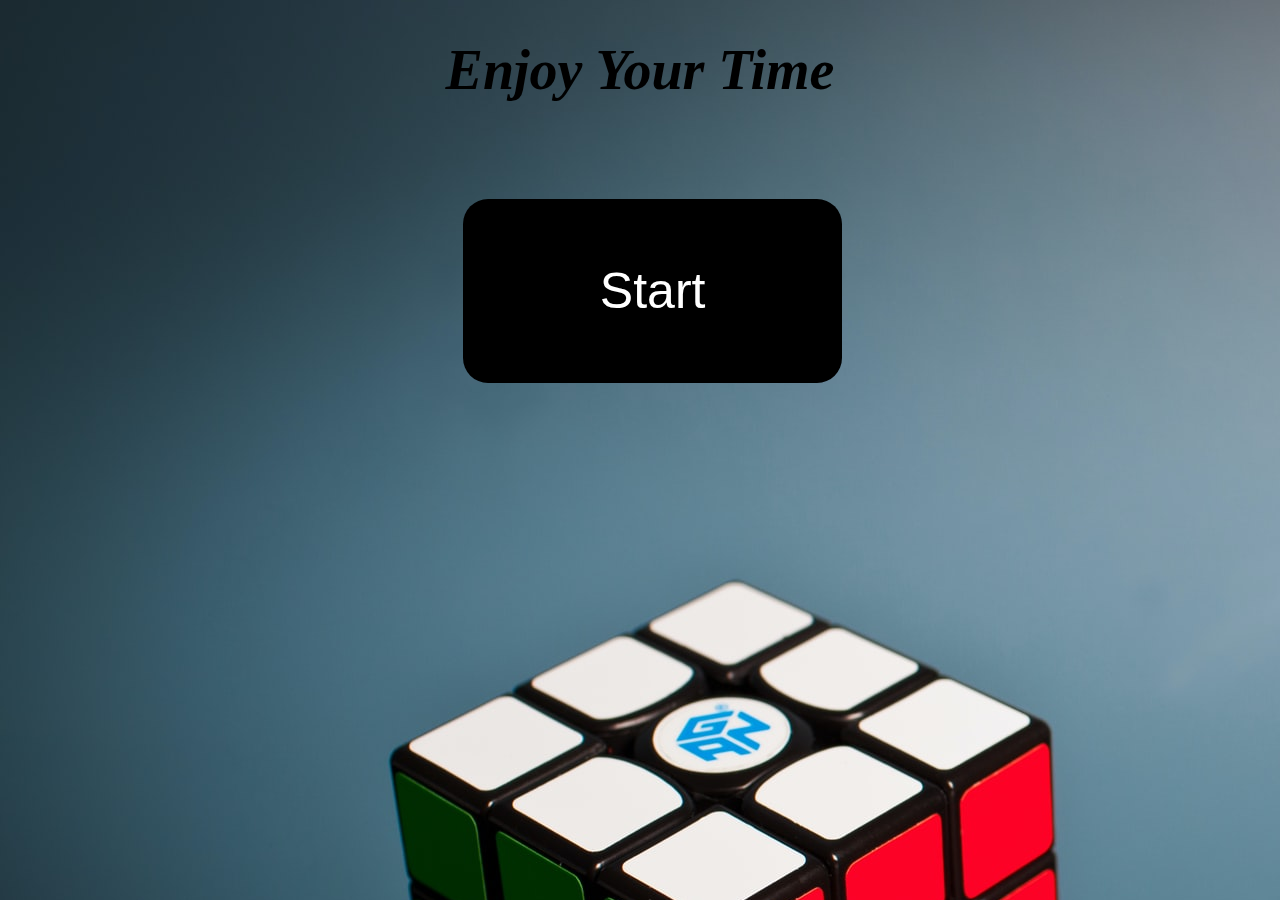
<file: index.html>
<!DOCTYPE html>
<html>
    <head>
<title> Quizz</title>
<script src="https://cdnjs.cloudflare.com/ajax/libs/jquery/3.5.1/jquery.min.js" integrity="sha512-bLT0Qm9VnAYZDflyKcBaQ2gg0hSYNQrJ8RilYldYQ1FxQYoCLtUjuuRuZo+fjqhx/qtq/1itJ0C2ejDxltZVFg==" crossorigin="anonymous"></script>
<script src="main.js"></script>
<link href="https://fonts.googleapis.com/css2?family=Sansita+Swashed:wght@300&display=swap" rel="stylesheet">
<link href="style.css" rel="stylesheet">
    </head>
    <body>
        <main>  
            <h1> Enjoy Your Time</h1>
           
            
            <div>
                <button id ="start" style='color:white' class="start-btn" >Start</button><div id="quiz"></div>
               
                <div id="results"></div>
            </div>
        </main>
     
        <script src="https://cdnjs.cloudflare.com/ajax/libs/jquery/3.5.1/jquery.min.js" integrity="sha512-bLT0Qm9VnAYZDflyKcBaQ2gg0hSYNQrJ8RilYldYQ1FxQYoCLtUjuuRuZo+fjqhx/qtq/1itJ0C2ejDxltZVFg==" crossorigin="anonymous"></script>
        <script defer src="main.js"></script>
       

        
    </body>
</html>
</file>
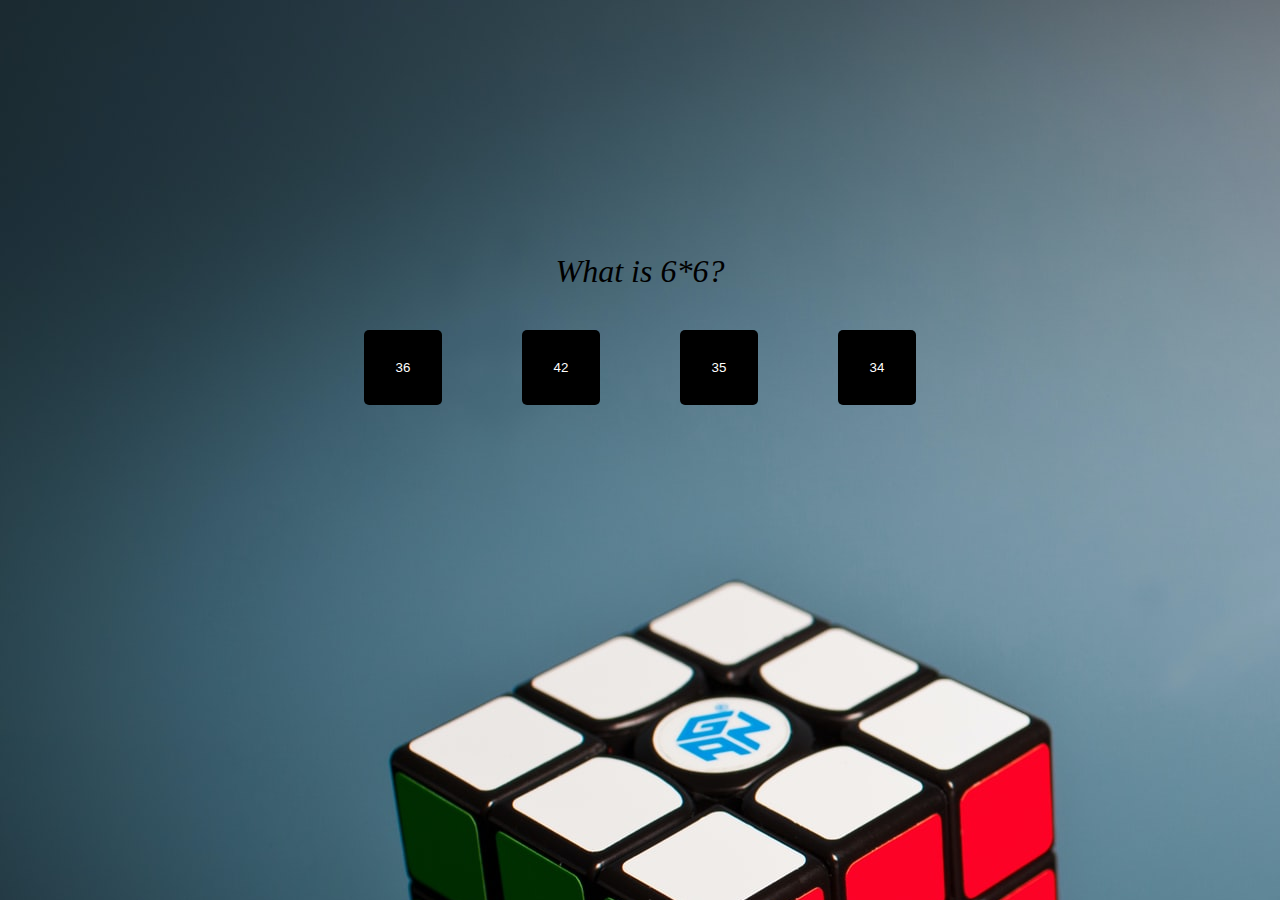
<file: question1.html>
<!DOCTYPE html>
<html>
    <head>
<title> Quizz</title>

<link href="style.css" rel="stylesheet">
    </head>
    <body>
        
        <p id='score'></p>
        <div id='questions' class="q1" >What is 6*6? 
            <div class='container'>
                <button id='36' class="ans1-btn" onclick="testFunc('36','q1','q2')">36</button>
                <button id='42'  class="ans2-btn" onclick="wrong('q1','q2')"> 42 </button>
                <button id='35'  class="ans3-btn" onclick="wrong('q1','q2')"> 35 </button>
                <button id='34'  class="ans4-btn" onclick="wrong('q1','q2')"> 34 </button>
            </div>
        </div> 
        <div class="q2" >If you have cryophobia, what are you afraid of?
            <div class='container'>
            <button id='speed'  class="ans1-btn" onclick="wrong('q2','q3')"> speed </button>
            <button id='heights'  class="ans2-btn" onclick="wrong('q2','q3')"> heights </button>
            <button id='darkness'  class="ans3-btn" onclick="wrong('q2','q3')"> darkness  </button>
            <button id='cold/ice'  class="ans4-btn" onclick="testFunc('cold/ice','q2','q3')"> cold/ice </button>
        </div></div>
        <div class="q3" > What is seven cubed?
            <div class='container'>
            <button id='49'  class="ans1-btn" onclick="wrong('q3','q4')"> 49 </button>
            <button id='81'  class="ans2-btn" onclick="wrong('q3','q4')"> 81 </button>
            <button id='343'  class="ans3-btn" onclick="testFunc('343','q3','q4')"> 343  </button>
            <button id='56'  class="ans4-btn" onclick="wrong('q3','q4')"> 56 </button>
        </div></div>
        <div class="q4" > In what part of the body would you find the fibula?,
            <div class='container'>
            <button id='arm'  class="ans1-btn" onclick="wrong('score')"> arm </button>
            <button id='leg'  class="ans2-btn" onclick="testFunc('score')"> leg  </button>
            <button id='head'  class="ans3-btn" onclick="wrong('score')"> head  </button>
            <button id='stomach'  class="ans4-btn" onclick="wrong('score')"> stomach </button>
        </div></div>
        <h1 class='score' id='sc'>Your Score Is :</h1>
        <script src="https://cdnjs.cloudflare.com/ajax/libs/jquery/3.5.1/jquery.min.js" integrity="sha512-bLT0Qm9VnAYZDflyKcBaQ2gg0hSYNQrJ8RilYldYQ1FxQYoCLtUjuuRuZo+fjqhx/qtq/1itJ0C2ejDxltZVFg==" crossorigin="anonymous"></script>
        <script defer src="main.js"></script>
        <button id='submit' style="display: none;">Submit</button>
    </body>
</html>
</file>
<file: style.css>
h2 {
  font-style: italic;
  font-size: 4.5rem;
  text-align: center;
}
h1 {
  font-size: 3.5rem;
  font-style: oblique;
  text-decoration: dashed;
  text-align: center;
}
body {
  background-image: url(quiz.jpg);
  background-color: #999999;
  background-repeat: no-repeat;
}

#start {
  font-size: 50px; 
  height: 30%;
  margin-top: 60px;
  align-items: center;
  width: 30%;
  border-radius: 25px;
  outline: none;
  border: none;
  background-color: black;
  color: black;
  margin-left: 36%;
  cursor: pointer;
  padding: 5%;
}
.q2,
.q3,
.q4 {
  display: none;
}
.q1,
.q2,
.q3,
.q4 {
  margin-top: 20%;
  text-align: center;
  font-size: xx-large;
  font-style: oblique;
  font-weight: 300;
}
.ans1-btn,
.ans2-btn,
.ans3-btn,
.ans4-btn {
  border: 1px #999;
  background-color: black;
  border-radius: 5px;
  padding: 5px 10px;
  color: white;
  outline: none;
  margin: 40px;
  width: 125px;
  height: 75px;
}
.ans1-btn,
.ans2-btn,
.ans3-btn,
.ans4-btn:hover {
  border-color: red;
}
.container {
  display: flex;
  position: relative;
  margin: 0 auto;
  font-size: 40px;
  width: 50%;
}



a {
  font-size: 500%;
  color: cornsilk;
}

#score {
  font-size: 500%;
}
#score {
  position: absolute;
  top: 20%;
  left: 50%;
}
#submit {
  height: 50%;
  margin-top: 202px;
  align-items: center;
  width: 15%;
  border-radius: 40px;
  outline: none;
  border: none;
  color: black;
  margin-left: 44%;
  cursor: pointer;
  padding: 2%;
}
</file>
